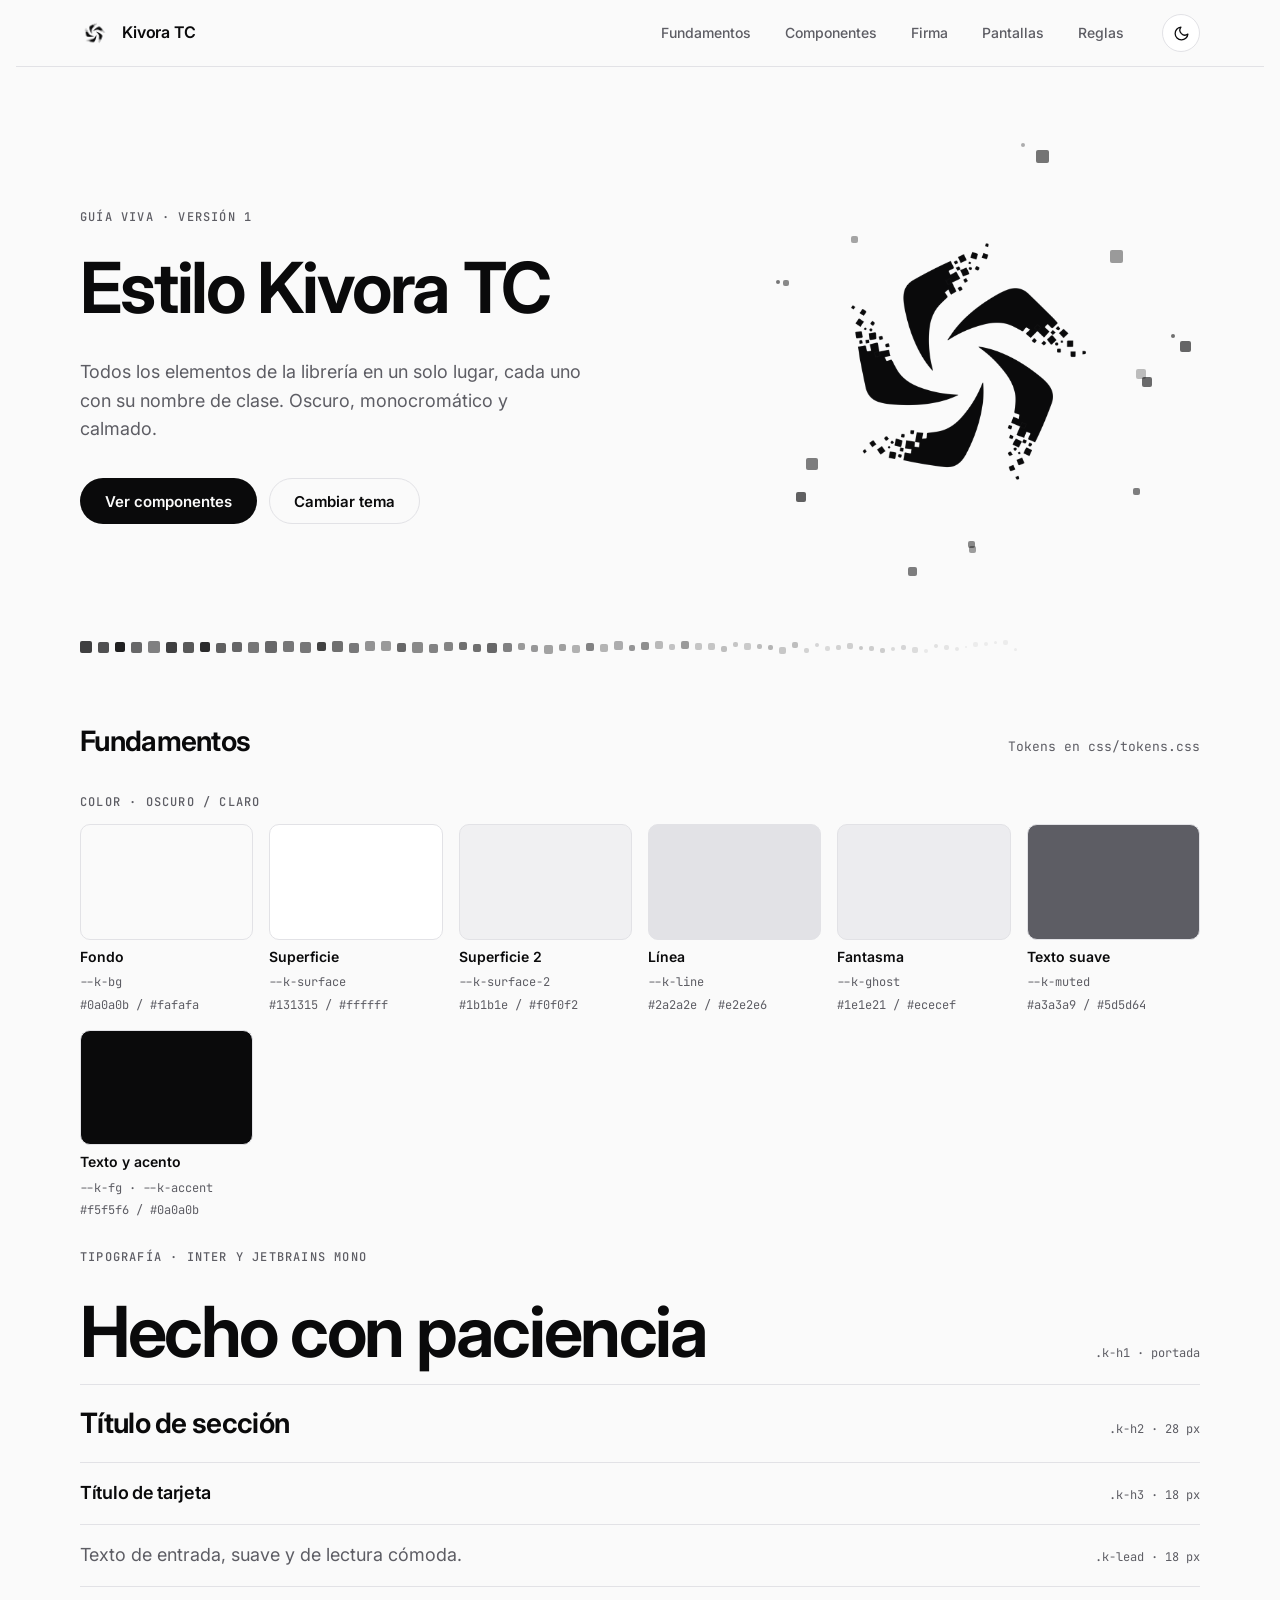
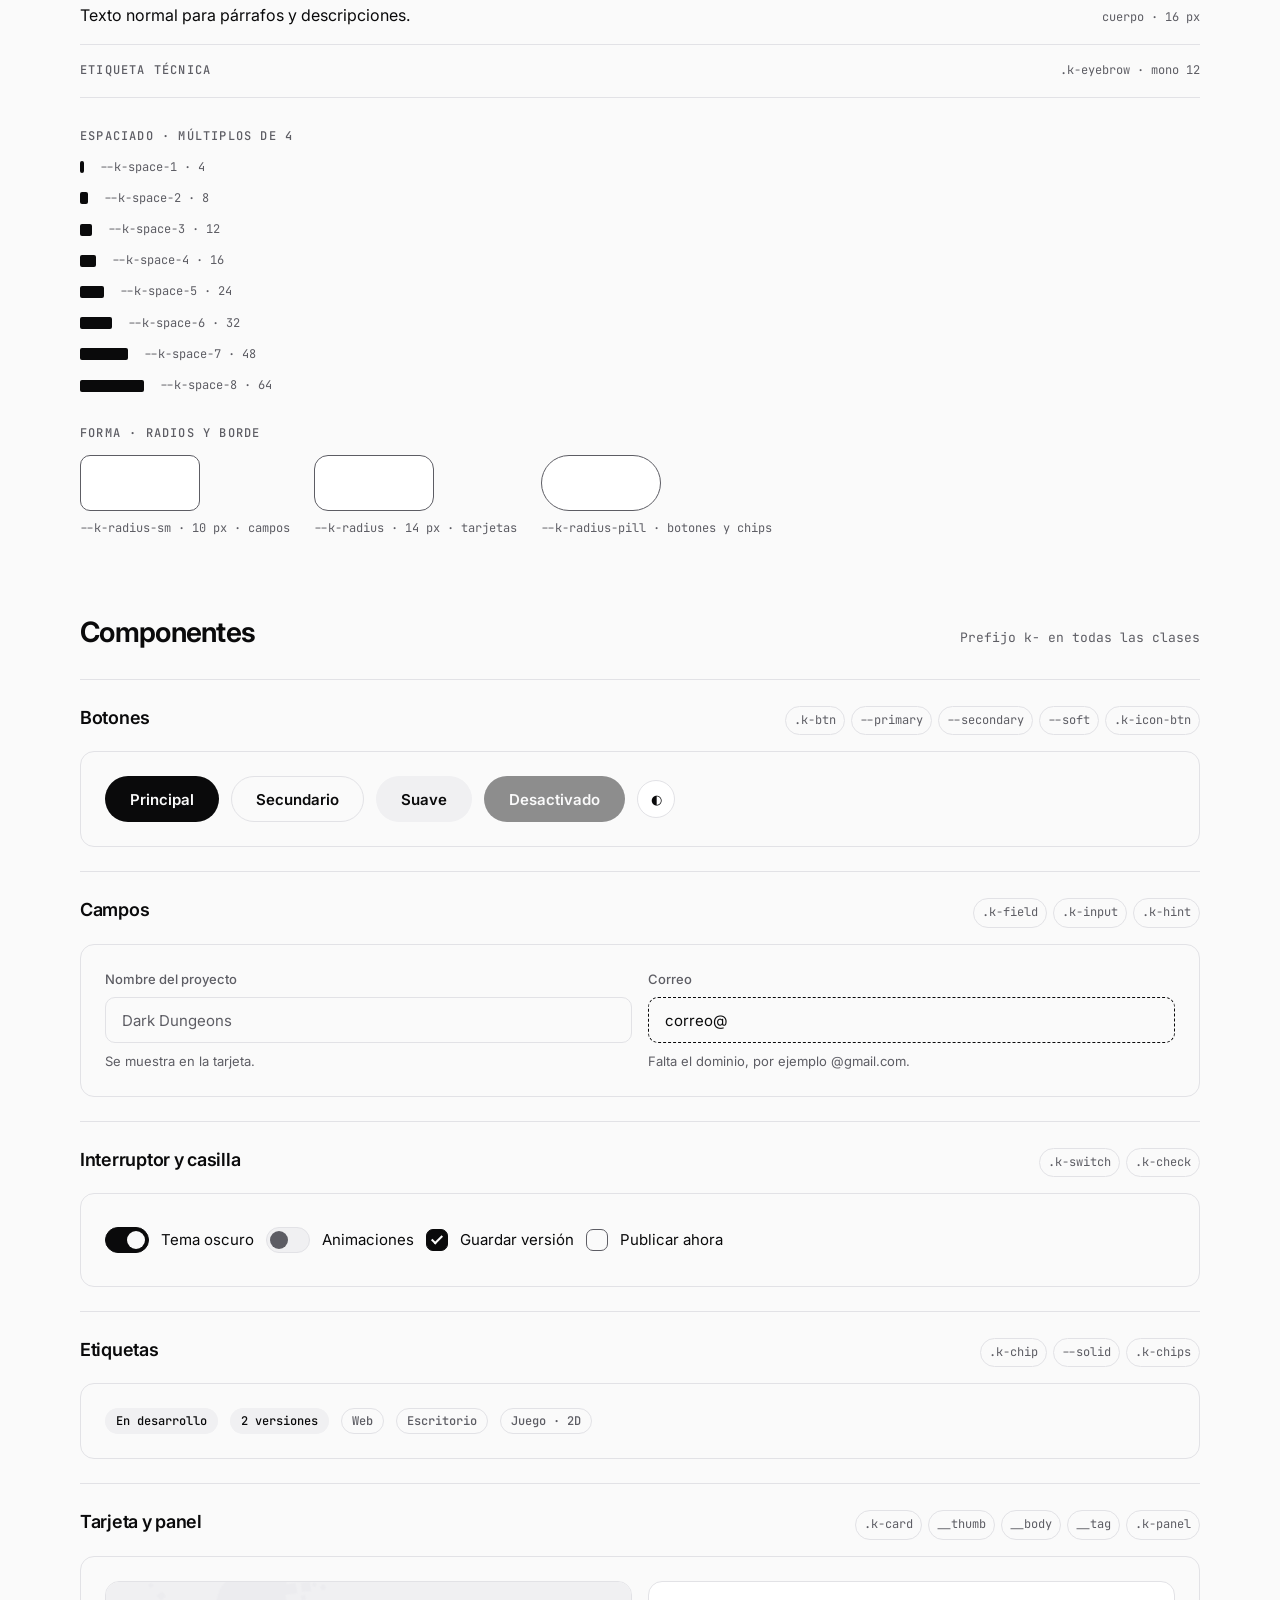
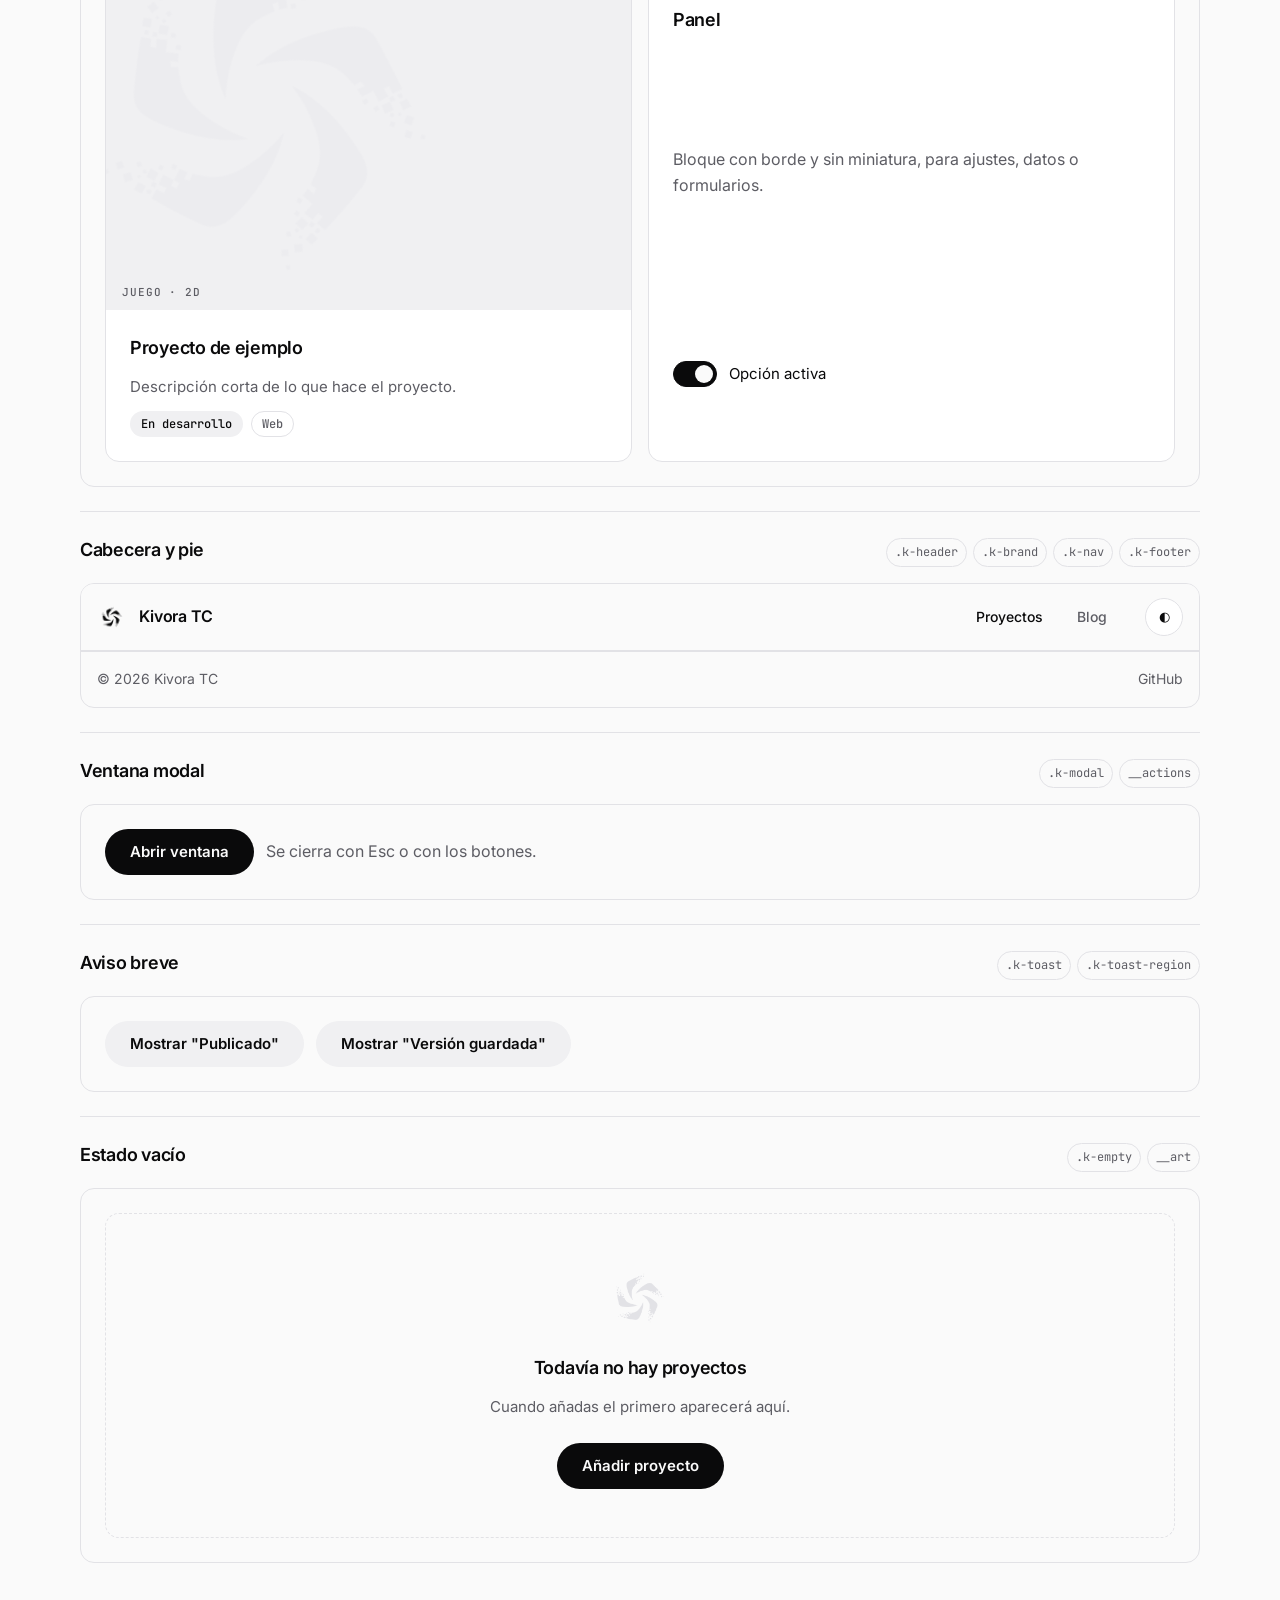
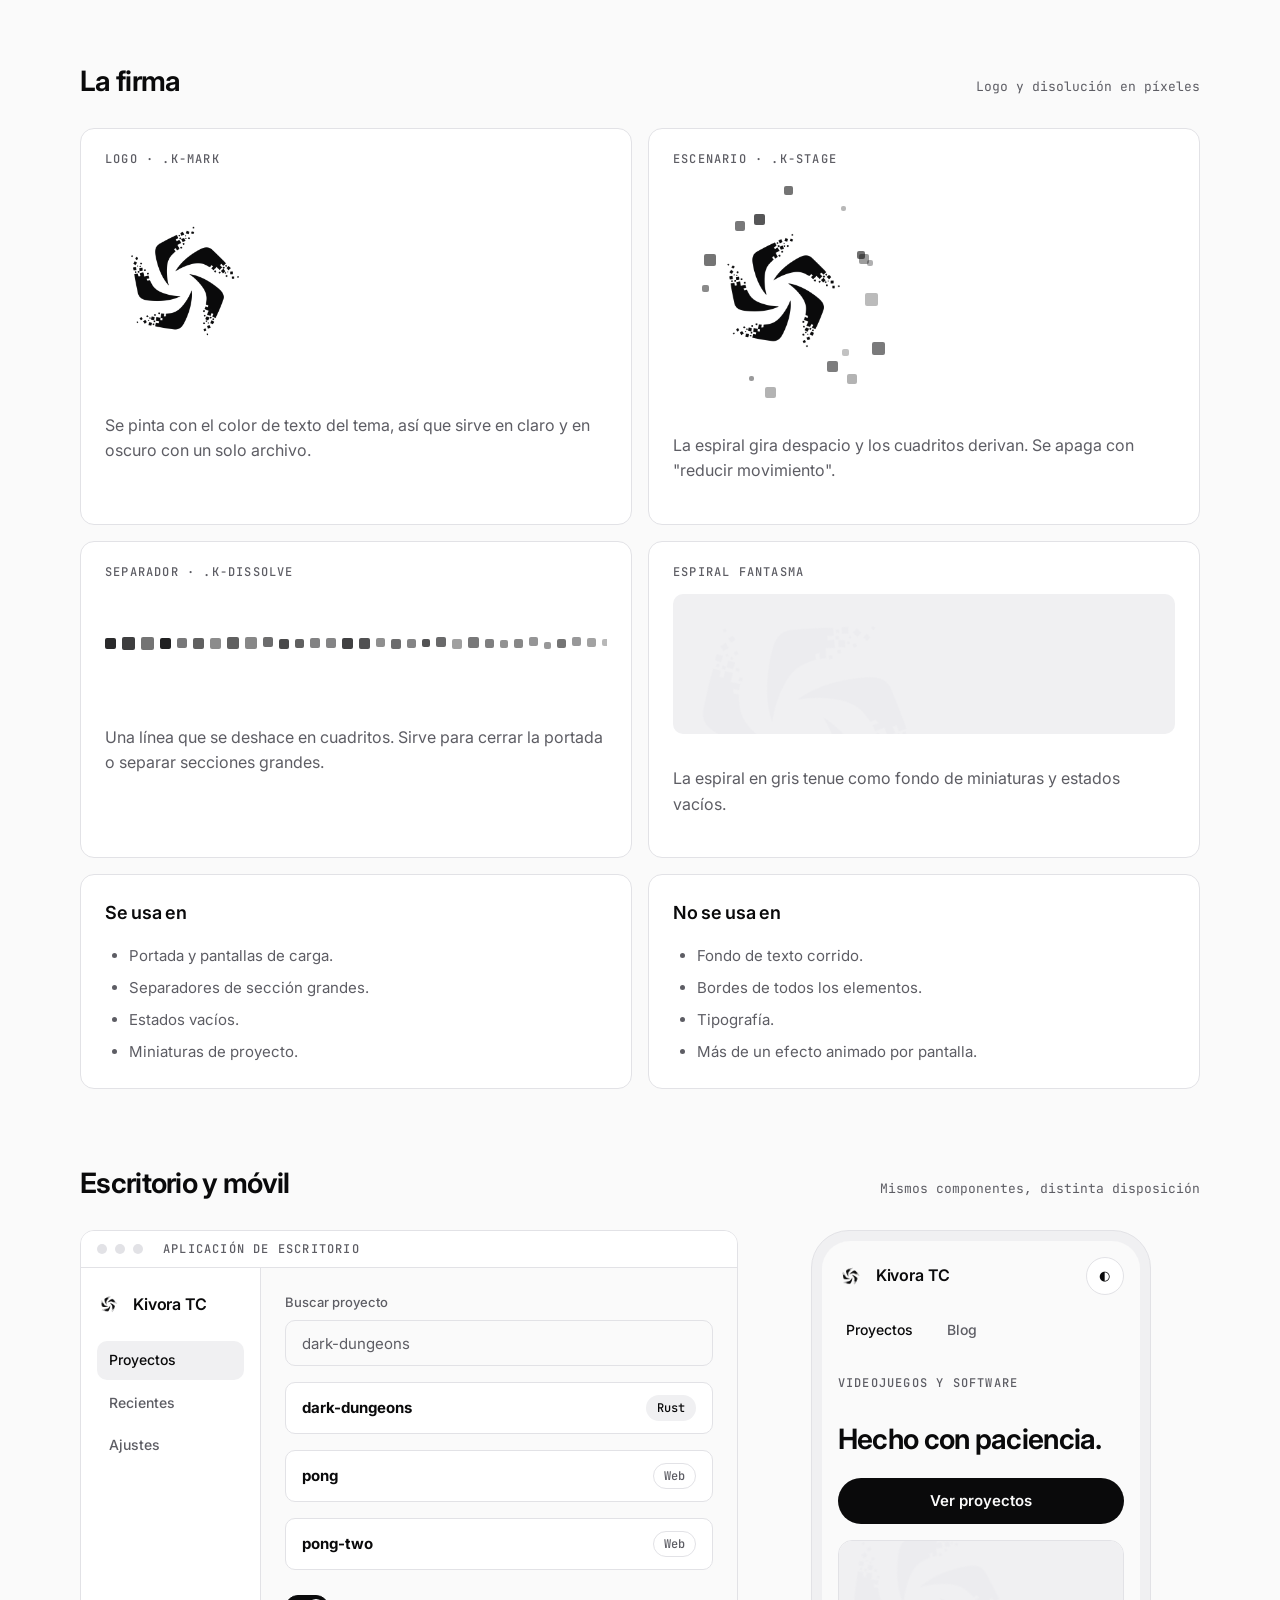
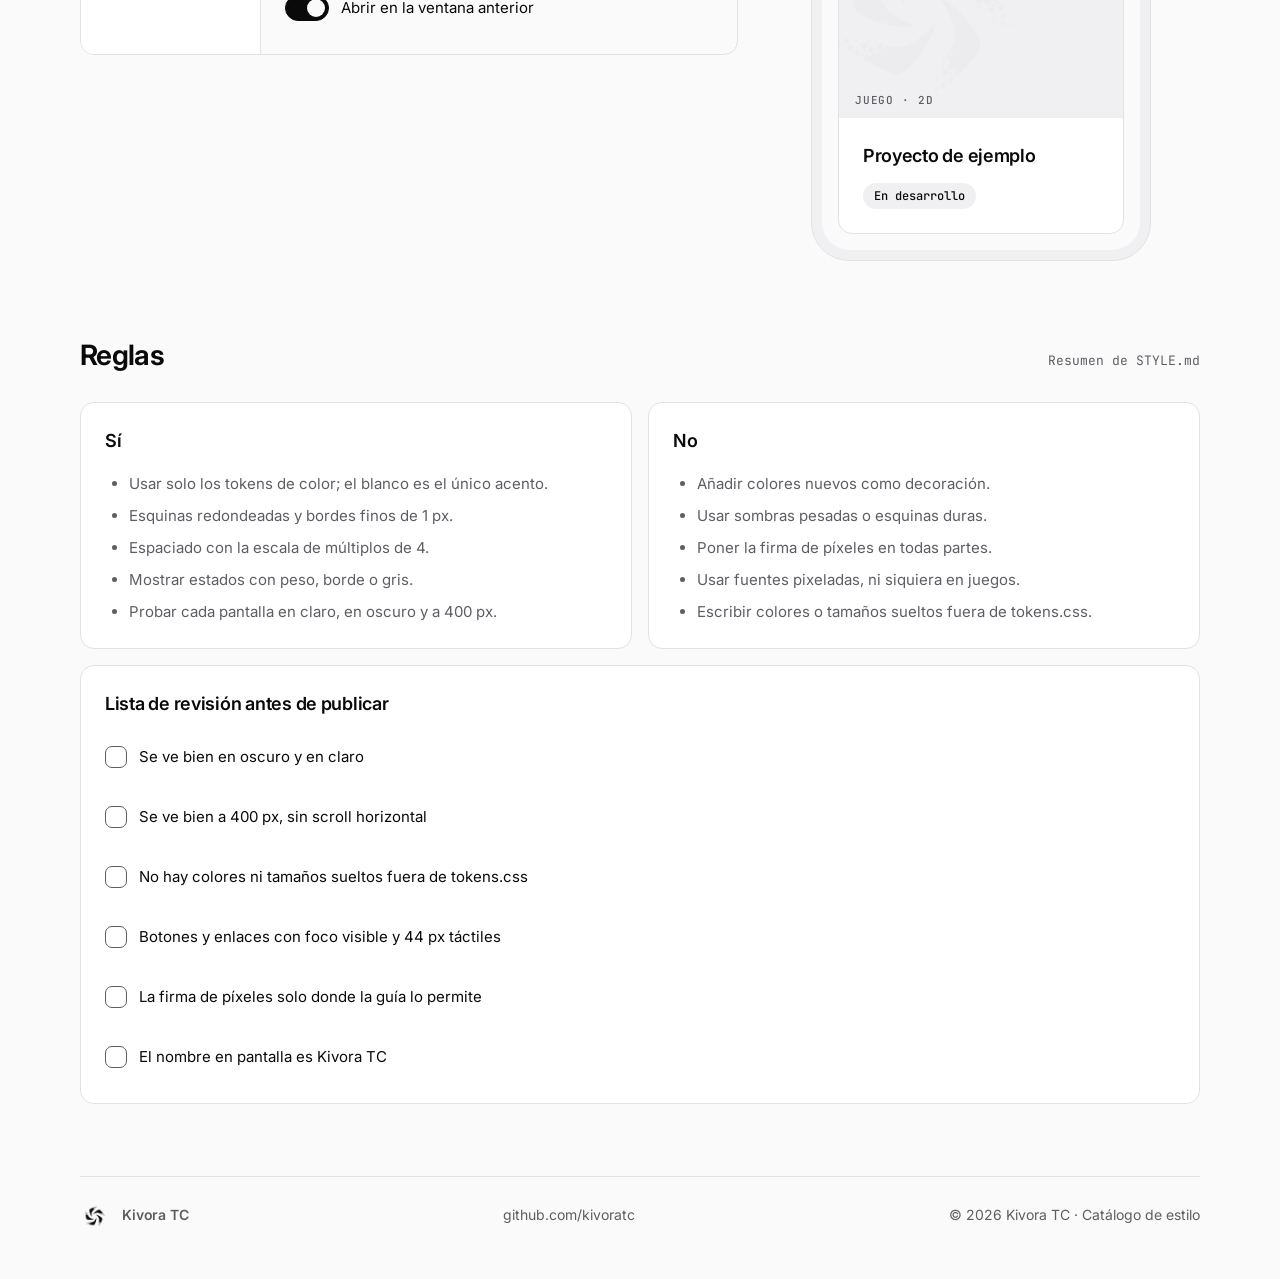
<file: index.html>
<!doctype html>
<html lang="es">
<head>
<meta charset="utf-8">
<meta name="viewport" content="width=device-width, initial-scale=1, viewport-fit=cover">
<title>Kivora TC · Catálogo de estilo</title>
<link rel="preconnect" href="https://fonts.googleapis.com">
<link rel="preconnect" href="https://fonts.gstatic.com" crossorigin>
<link rel="stylesheet" href="https://fonts.googleapis.com/css2?family=Inter:wght@400;500;600;700&family=JetBrains+Mono:wght@400;500&display=swap">
<style>
/* Kivora TC · tokens
   Única fuente de valores. Nada fuera de este archivo usa colores,
   tamaños o tiempos literales. Oscuro por defecto; el claro es la inversión. */

:root {
  /* color */
  --k-bg: #0a0a0b;
  --k-surface: #131315;
  --k-surface-2: #1b1b1e;
  --k-line: #2a2a2e;
  --k-ghost: #1e1e21;
  --k-fg: #f5f5f6;
  --k-muted: #a3a3a9;
  --k-accent: #f5f5f6;
  --k-on-accent: #0a0a0b;

  /* espaciado (múltiplos de 4) */
  --k-space-1: 4px;
  --k-space-2: 8px;
  --k-space-3: 12px;
  --k-space-4: 16px;
  --k-space-5: 24px;
  --k-space-6: 32px;
  --k-space-7: 48px;
  --k-space-8: 64px;
  --k-space-9: 96px;

  /* forma */
  --k-radius-sm: 10px;
  --k-radius: 14px;
  --k-radius-pill: 999px;
  --k-border: 1px solid var(--k-line);

  /* tipografía */
  --k-font-body: "Inter", system-ui, -apple-system, "Segoe UI", sans-serif;
  --k-font-mono: "JetBrains Mono", ui-monospace, "SF Mono", Menlo, monospace;
  --k-text-xs: 12px;
  --k-text-sm: 14px;
  --k-text-md: 16px;
  --k-text-lg: 18px;
  --k-text-xl: 28px;
  --k-text-2xl: 40px;
  --k-text-hero: clamp(2.4rem, 6.2vw, 4.4rem);

  /* movimiento */
  --k-fast: 150ms;
  --k-base: 200ms;
  --k-ease: ease;

  /* medidas */
  --k-wrap: 1120px;
  --k-tap: 44px;

  color-scheme: dark;
}

@media (prefers-color-scheme: light) {
  :root:not([data-theme="dark"]) {
    --k-bg: #fafafa;
    --k-surface: #ffffff;
    --k-surface-2: #f0f0f2;
    --k-line: #e2e2e6;
    --k-ghost: #ececef;
    --k-fg: #0a0a0b;
    --k-muted: #5d5d64;
    --k-accent: #0a0a0b;
    --k-on-accent: #fafafa;
    color-scheme: light;
  }
}

:root[data-theme="light"] {
  --k-bg: #fafafa;
  --k-surface: #ffffff;
  --k-surface-2: #f0f0f2;
  --k-line: #e2e2e6;
  --k-ghost: #ececef;
  --k-fg: #0a0a0b;
  --k-muted: #5d5d64;
  --k-accent: #0a0a0b;
  --k-on-accent: #fafafa;
  color-scheme: light;
}

/* Kivora TC · base
   Reinicio mínimo, cuerpo, tipografía y foco. */

*,
*::before,
*::after { box-sizing: border-box; }

html { scroll-behavior: smooth; }

body {
  margin: 0;
  background: var(--k-bg);
  color: var(--k-fg);
  font-family: var(--k-font-body);
  font-size: var(--k-text-md);
  line-height: 1.6;
  -webkit-font-smoothing: antialiased;
  padding-left: max(var(--k-space-4), env(safe-area-inset-left, 0px));
  padding-right: max(var(--k-space-4), env(safe-area-inset-right, 0px));
  padding-bottom: var(--k-space-7);
}

a { color: inherit; text-decoration: none; }
img { max-width: 100%; }

:focus-visible {
  outline: 2px solid var(--k-fg);
  outline-offset: 3px;
  border-radius: 6px;
}

h1, h2, h3 { margin: 0; text-wrap: balance; }

.k-h1 {
  font-size: var(--k-text-hero);
  line-height: 1.04;
  letter-spacing: -0.035em;
  font-weight: 650;
}

.k-h2 {
  font-size: var(--k-text-xl);
  letter-spacing: -0.025em;
  font-weight: 650;
}

.k-h3 {
  font-size: var(--k-text-lg);
  letter-spacing: -0.015em;
  font-weight: 600;
}

.k-lead {
  color: var(--k-muted);
  font-size: var(--k-text-lg);
  max-width: 46ch;
}

.k-muted { color: var(--k-muted); }

.k-eyebrow {
  font: 500 var(--k-text-xs) / 1 var(--k-font-mono);
  letter-spacing: 0.1em;
  text-transform: uppercase;
  color: var(--k-muted);
}

@media (prefers-reduced-motion: reduce) {
  html { scroll-behavior: auto; }
}

/* Kivora TC · layout
   Contenedor, secciones y rejillas. Todo se apila en una columna en móvil. */

.k-wrap {
  max-width: var(--k-wrap);
  margin: 0 auto;
}

.k-section { padding-block: var(--k-space-8) var(--k-space-2); }

.k-section__head {
  display: flex;
  flex-wrap: wrap;
  justify-content: space-between;
  align-items: baseline;
  gap: var(--k-space-4);
  margin-bottom: var(--k-space-5);
}

.k-stack { display: grid; gap: var(--k-space-4); }
.k-row { display: flex; flex-wrap: wrap; align-items: center; gap: var(--k-space-3); }

.k-grid {
  display: grid;
  gap: var(--k-space-4);
  grid-template-columns: repeat(var(--k-cols, 3), minmax(0, 1fr));
}

.k-grid--2 { --k-cols: 2; }
.k-grid--3 { --k-cols: 3; }

.k-hero {
  display: grid;
  grid-template-columns: 1.15fr 0.85fr;
  align-items: center;
  gap: var(--k-space-6);
  padding-block: var(--k-space-8) var(--k-space-7);
}

@media (max-width: 880px) {
  .k-grid { --k-cols: 2; }
}

@media (max-width: 720px) {
  .k-hero {
    grid-template-columns: minmax(0, 1fr);
    padding-block: var(--k-space-6);
  }
  .k-section { padding-block-start: var(--k-space-7); }
}

@media (max-width: 560px) {
  .k-grid { --k-cols: 1; }
  .k-row--full > * { flex: 1 1 100%; }
}

/* Kivora TC · logo y firma de píxeles
   .k-mark pinta el logo con el color de texto del tema (máscara),
   así funciona igual en oscuro y en claro con un solo archivo. */

:root { --k-logo: url("../assets/logo.png"); }

.k-mark {
  display: block;
  background: var(--k-fg);
  -webkit-mask: var(--k-logo) center / contain no-repeat;
  mask: var(--k-logo) center / contain no-repeat;
}

/* Separador que se deshace en píxeles.
   Se rellena con <i> de tamaño y opacidad decrecientes (ver js/dissolve.js). */
.k-dissolve {
  display: flex;
  align-items: center;
  gap: 6px;
  height: 14px;
  padding-block: var(--k-space-2);
  overflow: hidden;
}

.k-dissolve i {
  flex: none;
  background: var(--k-fg);
  border-radius: 2px;
}

/* Escenario del logo grande de portada */
.k-stage {
  position: relative;
  width: 100%;
  max-width: 100%;
  max-height: 460px;
  aspect-ratio: 1;
  justify-self: center;
  min-width: 0;
}

.k-stage .k-mark { position: absolute; inset: 12%; }

@media (max-width: 720px) {
  .k-stage { order: -1; max-width: 240px; justify-self: start; }
}

/* Kivora TC · botones
   Siempre redondeados por completo. Altura táctil mínima de 44 px. */

.k-btn {
  display: inline-flex;
  align-items: center;
  justify-content: center;
  gap: var(--k-space-2);
  height: 46px;
  min-width: var(--k-tap);
  padding: 0 var(--k-space-5);
  border: 1px solid transparent;
  border-radius: var(--k-radius-pill);
  font: 600 15px / 1 var(--k-font-body);
  cursor: pointer;
  transition: transform var(--k-fast) var(--k-ease),
    background var(--k-fast) var(--k-ease),
    border-color var(--k-fast) var(--k-ease);
}

.k-btn:active { transform: scale(0.98); }

.k-btn--primary {
  background: var(--k-accent);
  color: var(--k-on-accent);
}
.k-btn--primary:hover { opacity: 0.88; }

.k-btn--secondary {
  background: transparent;
  color: var(--k-fg);
  border-color: var(--k-line);
}
.k-btn--secondary:hover { border-color: var(--k-muted); }

.k-btn--soft {
  background: var(--k-surface-2);
  color: var(--k-fg);
}
.k-btn--soft:hover { background: var(--k-line); }

.k-btn[disabled] {
  opacity: 0.45;
  cursor: not-allowed;
}

.k-icon-btn {
  display: grid;
  place-items: center;
  width: 38px;
  height: 38px;
  border: var(--k-border);
  border-radius: var(--k-radius-pill);
  background: var(--k-surface);
  color: var(--k-fg);
  cursor: pointer;
}
.k-icon-btn:hover { background: var(--k-surface-2); }
.k-icon-btn svg { width: 17px; height: 17px; }

/* Kivora TC · tarjetas
   Borde fino, sin sombras. Solo la tarjeta interactiva se eleva al pasar el cursor. */

.k-card {
  display: flex;
  flex-direction: column;
  overflow: hidden;
  background: var(--k-surface);
  border: var(--k-border);
  border-radius: var(--k-radius);
  min-width: 0;
}

a.k-card {
  transition: border-color var(--k-base) var(--k-ease),
    transform var(--k-base) var(--k-ease);
}
a.k-card:hover {
  border-color: var(--k-muted);
  transform: translateY(-2px);
}

.k-card__thumb {
  position: relative;
  aspect-ratio: 16 / 10;
  overflow: hidden;
  background: var(--k-surface-2);
}

/* espiral fantasma como fondo de miniatura; usar con .k-mark */
.k-card__thumb .k-mark {
  position: absolute;
  width: 88%;
  aspect-ratio: 1;
  background: var(--k-ghost);
}

.k-card__tag {
  position: absolute;
  left: var(--k-space-4);
  bottom: var(--k-space-3);
  font: 500 11px / 1 var(--k-font-mono);
  letter-spacing: 0.08em;
  text-transform: uppercase;
  color: var(--k-muted);
}

.k-card__body {
  display: flex;
  flex: 1;
  flex-direction: column;
  gap: var(--k-space-3);
  padding: var(--k-space-5);
}

.k-card__body p {
  margin: 0;
  color: var(--k-muted);
  font-size: 15px;
}

.k-panel {
  background: var(--k-surface);
  border: var(--k-border);
  border-radius: var(--k-radius);
  padding: var(--k-space-5);
  min-width: 0;
}

@media (prefers-reduced-motion: reduce) {
  a.k-card { transition: none; }
}

/* Kivora TC · chips y etiquetas
   Estados y categorías. Texto mono, forma de píldora. */

.k-chips {
  display: flex;
  flex-wrap: wrap;
  gap: var(--k-space-2);
  margin-top: auto;
}

.k-chip {
  display: inline-block;
  padding: 6px 10px;
  border: var(--k-border);
  border-radius: var(--k-radius-pill);
  background: transparent;
  color: var(--k-muted);
  font: 500 var(--k-text-xs) / 1 var(--k-font-mono);
}

.k-chip--solid {
  background: var(--k-surface-2);
  border-color: transparent;
  color: var(--k-fg);
}

/* Kivora TC · formularios
   Un campo = etiqueta arriba + entrada. Foco con borde de texto pleno. */

.k-field {
  display: grid;
  gap: var(--k-space-2);
}

.k-field label {
  color: var(--k-muted);
  font-size: 13px;
  font-weight: 500;
}

.k-input {
  width: 100%;
  min-width: 0;
  height: 46px;
  padding: 0 var(--k-space-4);
  border: var(--k-border);
  border-radius: var(--k-radius-sm);
  background: var(--k-bg);
  color: var(--k-fg);
  font: 400 15px var(--k-font-body);
}

.k-input::placeholder { color: var(--k-muted); }

.k-input:focus {
  outline: none;
  border-color: var(--k-fg);
}

.k-input[aria-invalid="true"] { border-color: var(--k-fg); border-style: dashed; }

.k-hint {
  margin: 0;
  color: var(--k-muted);
  font-size: 13px;
}

/* Kivora TC · interruptor y casilla
   Ambos son <label> con un <input type="checkbox"> real dentro:
   funcionan con teclado y lectores de pantalla sin código extra. */

.k-switch,
.k-check {
  display: inline-flex;
  align-items: center;
  gap: var(--k-space-3);
  min-height: var(--k-tap);
  cursor: pointer;
  font-size: 15px;
}

.k-switch input,
.k-check input {
  position: absolute;
  opacity: 0;
  width: 1px;
  height: 1px;
}

/* interruptor */
.k-switch__track {
  position: relative;
  flex: none;
  width: 44px;
  height: 26px;
  border: var(--k-border);
  border-radius: var(--k-radius-pill);
  background: var(--k-surface-2);
  transition: background var(--k-fast) var(--k-ease);
}

.k-switch__track::after {
  content: "";
  position: absolute;
  top: 3px;
  left: 3px;
  width: 18px;
  height: 18px;
  border-radius: 50%;
  background: var(--k-muted);
  transition: transform var(--k-fast) var(--k-ease), background var(--k-fast);
}

.k-switch input:checked + .k-switch__track { background: var(--k-accent); border-color: var(--k-accent); }
.k-switch input:checked + .k-switch__track::after { transform: translateX(18px); background: var(--k-on-accent); }

/* casilla */
.k-check__box {
  position: relative;
  flex: none;
  width: 22px;
  height: 22px;
  border: 1px solid var(--k-muted);
  border-radius: 7px;
  transition: background var(--k-fast) var(--k-ease);
}

.k-check__box::after {
  content: "";
  position: absolute;
  left: 7px;
  top: 3px;
  width: 6px;
  height: 11px;
  border: solid var(--k-on-accent);
  border-width: 0 2px 2px 0;
  transform: rotate(45deg) scale(0);
  transition: transform var(--k-fast) var(--k-ease);
}

.k-check input:checked + .k-check__box { background: var(--k-accent); border-color: var(--k-accent); }
.k-check input:checked + .k-check__box::after { transform: rotate(45deg) scale(1); }

/* foco visible en ambos */
.k-switch input:focus-visible + .k-switch__track,
.k-check input:focus-visible + .k-check__box {
  outline: 2px solid var(--k-fg);
  outline-offset: 3px;
}

.k-switch input:disabled ~ *,
.k-check input:disabled ~ * { opacity: 0.45; cursor: not-allowed; }

@media (prefers-reduced-motion: reduce) {
  .k-switch__track,
  .k-switch__track::after,
  .k-check__box,
  .k-check__box::after { transition: none; }
}

/* Kivora TC · cabecera y pie
   Cabecera fija con la marca, navegación y cambio de tema.
   En móvil la navegación pasa a una segunda fila. */

.k-header {
  position: sticky;
  top: env(safe-area-inset-top, 0px);
  z-index: 20;
  background: var(--k-bg);
  border-bottom: var(--k-border);
}

/* pinta la zona del notch para que nada se vea detrás */
body::before {
  content: "";
  position: fixed;
  inset: 0 0 auto;
  height: env(safe-area-inset-top, 0px);
  z-index: 30;
  background: var(--k-bg);
}

.k-header__bar {
  display: grid;
  grid-template-columns: auto 1fr auto;
  align-items: center;
  gap: var(--k-space-5);
  padding-block: 14px;
}

.k-brand {
  display: flex;
  align-items: center;
  gap: var(--k-space-3);
  font-weight: 600;
  letter-spacing: -0.01em;
}
.k-brand .k-mark { width: 30px; height: 30px; }

.k-nav { display: flex; flex-wrap: wrap; justify-content: flex-end; gap: 6px; }

.k-nav a {
  padding: var(--k-space-2) 14px;
  border-radius: var(--k-radius-pill);
  color: var(--k-muted);
  font-size: var(--k-text-sm);
  font-weight: 500;
  transition: color var(--k-fast), background var(--k-fast);
}
.k-nav a:hover { color: var(--k-fg); background: var(--k-surface-2); }
.k-nav a[aria-current="page"] { color: var(--k-fg); }

.k-footer {
  margin-top: var(--k-space-8);
  padding-top: var(--k-space-5);
  border-top: var(--k-border);
  color: var(--k-muted);
  font-size: var(--k-text-sm);
}
.k-footer .k-wrap {
  display: flex;
  flex-wrap: wrap;
  justify-content: space-between;
  align-items: center;
  gap: var(--k-space-4);
}

@media (max-width: 720px) {
  .k-header__bar { grid-template-columns: 1fr auto; gap: 10px 12px; padding-block: var(--k-space-3); }
  .k-nav { grid-column: 1 / -1; grid-row: 2; justify-content: flex-start; margin-inline: -6px; }
}

/* Kivora TC · ventana modal
   Usa el elemento nativo <dialog>: abre con showModal(), cierra con Esc
   o con un <form method="dialog">. El fondo se difumina con el color del tema. */

.k-modal {
  width: min(440px, calc(100% - var(--k-space-6)));
  padding: var(--k-space-5);
  border: var(--k-border);
  border-radius: var(--k-radius);
  background: var(--k-surface);
  color: var(--k-fg);
}

.k-modal::backdrop {
  background: color-mix(in srgb, var(--k-bg) 78%, transparent);
  backdrop-filter: blur(4px);
}

.k-modal[open] { animation: k-pop var(--k-base) var(--k-ease); }

.k-modal__actions {
  display: flex;
  flex-wrap: wrap;
  justify-content: flex-end;
  gap: var(--k-space-3);
  margin-top: var(--k-space-2);
}

@keyframes k-pop {
  from { opacity: 0; transform: translateY(8px) scale(0.98); }
}

@media (max-width: 560px) {
  .k-modal__actions > * { flex: 1 1 100%; }
}

@media (prefers-reduced-motion: reduce) {
  .k-modal[open] { animation: none; }
}

/* Kivora TC · aviso breve (toast)
   Una región fija abajo (.k-toast-region) y avisos dentro (.k-toast).
   Los avisos se invierten (fondo claro en tema oscuro) para destacar sin color nuevo. */

.k-toast-region {
  position: fixed;
  left: 0;
  right: 0;
  bottom: calc(var(--k-space-4) + env(safe-area-inset-bottom, 0px));
  z-index: 40;
  display: grid;
  justify-items: center;
  gap: var(--k-space-2);
  padding-inline: max(var(--k-space-4), env(safe-area-inset-left, 0px));
  pointer-events: none;
}

.k-toast {
  max-width: 100%;
  padding: var(--k-space-3) var(--k-space-5);
  border-radius: var(--k-radius-pill);
  background: var(--k-accent);
  color: var(--k-on-accent);
  font-size: var(--k-text-sm);
  font-weight: 600;
  animation: k-toast-in var(--k-base) var(--k-ease);
}

@keyframes k-toast-in {
  from { opacity: 0; transform: translateY(12px); }
}

@media (prefers-reduced-motion: reduce) {
  .k-toast { animation: none; }
}

/* Kivora TC · estado vacío
   Un lugar donde todavía no hay nada. Lleva la espiral fantasma
   (firma de la marca), un título claro y una acción. */

.k-empty {
  display: grid;
  justify-items: center;
  gap: var(--k-space-3);
  padding: var(--k-space-7) var(--k-space-5);
  border: 1px dashed var(--k-line);
  border-radius: var(--k-radius);
  text-align: center;
}

.k-empty__art {
  width: 72px;
  height: 72px;
  margin-bottom: var(--k-space-2);
  background: var(--k-line);
}

.k-empty p {
  margin: 0;
  max-width: 36ch;
  color: var(--k-muted);
  font-size: 15px;
}

.k-empty .k-btn { margin-top: var(--k-space-3); }

/* Kivora TC · movimiento
   Un solo momento orquestado: la espiral gira lento y los píxeles derivan.
   Todo se apaga con prefers-reduced-motion. */

@keyframes k-spin { to { transform: rotate(360deg); } }

@keyframes k-drift {
  to {
    transform: translate(var(--dx, 10px), var(--dy, -12px));
    opacity: var(--o2, 0.15);
  }
}

.k-spin { animation: k-spin 90s linear infinite; }

.k-bit {
  position: absolute;
  background: var(--k-fg);
  border-radius: 2px;
  opacity: 0.5;
  animation: k-drift var(--t, 9s) ease-in-out infinite alternate;
}

@media (prefers-reduced-motion: reduce) {
  .k-spin,
  .k-bit { animation: none; }
}

:root { --k-logo: url("[data-uri]"); }
/* Catálogo · estilos propios de la página (no forman parte de la librería).
   Solo usan tokens; nada de colores sueltos. */

code { font-family: var(--k-font-mono); }

.cat-note { font: 400 13px / 1.4 var(--k-font-mono); color: var(--k-muted); }
.cat-sub { margin: var(--k-space-6) 0 var(--k-space-4); }
.cat-after { margin-top: var(--k-space-4); }

/* color */
.cat-swatches { display: grid; grid-template-columns: repeat(auto-fill, minmax(150px, 1fr)); gap: var(--k-space-4); }
.cat-sw { display: grid; gap: 6px; min-width: 0; }
.cat-sw__c { aspect-ratio: 3 / 2; border: var(--k-border); border-radius: var(--k-radius-sm); }
.cat-sw b { font-size: var(--k-text-sm); font-weight: 600; }
.cat-sw code, .cat-sw small { font: 400 12px / 1.4 var(--k-font-mono); color: var(--k-muted); overflow-wrap: anywhere; }

/* tipografía */
.cat-trow {
  display: flex; flex-wrap: wrap; justify-content: space-between; align-items: baseline;
  gap: var(--k-space-2) var(--k-space-4); padding-block: var(--k-space-4); border-bottom: var(--k-border);
}
.cat-trow > :first-child { min-width: 0; overflow-wrap: anywhere; }
.cat-trow code, .cat-space code, .cat-radii code { font-size: 12px; color: var(--k-muted); }

/* espaciado y radios */
.cat-space { display: grid; gap: var(--k-space-3); }
.cat-space div { display: flex; align-items: center; gap: var(--k-space-4); }
.cat-space i { flex: none; height: 12px; border-radius: 2px; background: var(--k-fg); }
.cat-radii { display: flex; flex-wrap: wrap; gap: var(--k-space-5); }
.cat-radii div { display: grid; gap: var(--k-space-2); }
.cat-radii span { display: block; width: 120px; height: 56px; border: 1px solid var(--k-muted); background: var(--k-surface); }

/* ficha de componente */
.cat-item { padding-block: var(--k-space-5); border-top: var(--k-border); }
.cat-item__head { display: flex; flex-wrap: wrap; justify-content: space-between; align-items: baseline; gap: var(--k-space-3); margin-bottom: var(--k-space-4); }
.cat-classes { display: flex; flex-wrap: wrap; gap: 6px; }
.cat-classes code { padding: 4px 8px; border: var(--k-border); border-radius: var(--k-radius-pill); font-size: 12px; color: var(--k-muted); }
.cat-demo { min-width: 0; padding: var(--k-space-5); border: var(--k-border); border-radius: var(--k-radius); background: var(--k-bg); }
.cat-demo--flush { padding: 0; overflow: hidden; }
.cat-demo .k-header { position: static; }
.cat-inner { padding-inline: var(--k-space-4); }
.cat-footer { margin: 0; padding: var(--k-space-4); display: flex; justify-content: space-between; gap: var(--k-space-4); }

/* firma */
.cat-logo { width: 160px; height: 160px; }
.cat-stage { max-width: 220px; justify-self: start; }
.cat-ghost { position: relative; height: 140px; overflow: hidden; border-radius: var(--k-radius-sm); background: var(--k-surface-2); }
.cat-ghost .k-mark { position: absolute; width: 70%; aspect-ratio: 1; background: var(--k-ghost); }
.cat-list { margin: 0; padding-left: var(--k-space-5); display: grid; gap: var(--k-space-2); color: var(--k-muted); font-size: 15px; }

/* Catálogo · maquetas de escritorio y móvil.
   Son dibujos hechos con los componentes de la librería. */

.cat-split { display: grid; grid-template-columns: minmax(0, 1.5fr) minmax(0, 1fr); gap: var(--k-space-5); align-items: start; }

.cat-window { overflow: hidden; border: var(--k-border); border-radius: var(--k-radius); background: var(--k-bg); min-width: 0; }
.cat-window__bar { display: flex; align-items: center; gap: var(--k-space-2); padding: var(--k-space-3) var(--k-space-4); border-bottom: var(--k-border); background: var(--k-surface); }
.cat-window__bar i { width: 10px; height: 10px; border-radius: 50%; background: var(--k-line); }
.cat-window__bar .k-eyebrow { margin-left: var(--k-space-3); }
.cat-window__body { display: grid; grid-template-columns: 180px minmax(0, 1fr); }

.cat-side { display: grid; align-content: start; gap: var(--k-space-5); padding: var(--k-space-5) var(--k-space-4); border-right: var(--k-border); background: var(--k-surface); }
.cat-side .k-mark { width: 24px; height: 24px; }
.cat-side__nav { display: grid; gap: var(--k-space-1); }
.cat-side__nav a { padding: var(--k-space-2) var(--k-space-3); border-radius: var(--k-radius-sm); color: var(--k-muted); font-size: var(--k-text-sm); font-weight: 500; }
.cat-side__nav a:hover { background: var(--k-surface-2); color: var(--k-fg); }
.cat-side__nav a[aria-current="page"] { background: var(--k-surface-2); color: var(--k-fg); }

.cat-main { padding: var(--k-space-5); min-width: 0; align-content: start; }
.cat-item-row { display: flex; justify-content: space-between; align-items: center; gap: var(--k-space-3); padding: var(--k-space-3) var(--k-space-4); border: var(--k-border); border-radius: var(--k-radius-sm); background: var(--k-surface); font-size: 15px; }

.cat-phone { width: 340px; max-width: 100%; justify-self: center; padding: 10px; border: var(--k-border); border-radius: 38px; background: var(--k-surface-2); }
.cat-phone__screen { align-content: start; gap: var(--k-space-4); padding: var(--k-space-4); border-radius: 28px; background: var(--k-bg); min-height: 560px; }
.cat-phone__bar { display: flex; justify-content: space-between; align-items: center; }
.cat-phone .k-brand .k-mark { width: 26px; height: 26px; }
.cat-phone__nav { justify-content: flex-start; margin-inline: -6px; }

@media (max-width: 900px) {
  .cat-split { grid-template-columns: minmax(0, 1fr); }
}
@media (max-width: 600px) {
  .cat-window__body { grid-template-columns: minmax(0, 1fr); }
  .cat-side { border-right: 0; border-bottom: var(--k-border); }
}

</style>
</head>
<body>
<header class="k-header">
  <div class="k-wrap k-header__bar">
    <a class="k-brand" href="#inicio" aria-label="Kivora TC, inicio">
      <span class="k-mark" role="img" aria-label="Logo de Kivora TC"></span>
      <span>Kivora TC</span>
    </a>
    <nav class="k-nav" aria-label="Secciones">
      <a href="#fundamentos">Fundamentos</a>
      <a href="#componentes">Componentes</a>
      <a href="#firma">Firma</a>
      <a href="#pantallas">Pantallas</a>
      <a href="#reglas">Reglas</a>
    </nav>
    <button class="k-icon-btn" type="button" data-k-theme-toggle aria-label="Cambiar entre tema claro y oscuro">
      <svg viewBox="0 0 24 24" fill="none" stroke="currentColor" stroke-width="1.8" stroke-linecap="round" stroke-linejoin="round" aria-hidden="true"><path d="M21 12.8A9 9 0 1 1 11.2 3a7 7 0 0 0 9.8 9.8z"/></svg>
    </button>
  </div>
</header>

<main class="k-wrap" id="inicio">
<div class="k-hero">
  <div class="k-stack">
    <p class="k-eyebrow">Guía viva · versión 1</p>
    <h1 class="k-h1">Estilo Kivora TC</h1>
    <p class="k-lead">Todos los elementos de la librería en un solo lugar, cada uno con su nombre de clase. Oscuro, monocromático y calmado.</p>
    <div class="k-row k-row--full">
      <a class="k-btn k-btn--primary" href="#componentes">Ver componentes</a>
      <button class="k-btn k-btn--secondary" type="button" data-k-theme-toggle>Cambiar tema</button>
    </div>
  </div>
  <div class="k-stage">
    <span class="k-mark k-spin" role="img" aria-label="Espiral de cinco aspas que se deshace en píxeles"></span>
  </div>
</div>
<div class="k-dissolve" aria-hidden="true"></div>

<section class="k-section" id="fundamentos">
  <div class="k-section__head">
    <h2 class="k-h2">Fundamentos</h2>
    <span class="cat-note">Tokens en css/tokens.css</span>
  </div>

  <h3 class="k-eyebrow cat-sub">Color · oscuro / claro</h3>
  <div class="cat-swatches">
    <div class="cat-sw"><span class="cat-sw__c" style="background:var(--k-bg)"></span><b>Fondo</b><code>--k-bg</code><small>#0a0a0b / #fafafa</small></div>
    <div class="cat-sw"><span class="cat-sw__c" style="background:var(--k-surface)"></span><b>Superficie</b><code>--k-surface</code><small>#131315 / #ffffff</small></div>
    <div class="cat-sw"><span class="cat-sw__c" style="background:var(--k-surface-2)"></span><b>Superficie 2</b><code>--k-surface-2</code><small>#1b1b1e / #f0f0f2</small></div>
    <div class="cat-sw"><span class="cat-sw__c" style="background:var(--k-line)"></span><b>Línea</b><code>--k-line</code><small>#2a2a2e / #e2e2e6</small></div>
    <div class="cat-sw"><span class="cat-sw__c" style="background:var(--k-ghost)"></span><b>Fantasma</b><code>--k-ghost</code><small>#1e1e21 / #ececef</small></div>
    <div class="cat-sw"><span class="cat-sw__c" style="background:var(--k-muted)"></span><b>Texto suave</b><code>--k-muted</code><small>#a3a3a9 / #5d5d64</small></div>
    <div class="cat-sw"><span class="cat-sw__c" style="background:var(--k-fg)"></span><b>Texto y acento</b><code>--k-fg · --k-accent</code><small>#f5f5f6 / #0a0a0b</small></div>
  </div>

  <h3 class="k-eyebrow cat-sub">Tipografía · Inter y JetBrains Mono</h3>
  <div class="cat-rows">
    <div class="cat-trow"><span class="k-h1">Hecho con paciencia</span><code>.k-h1 · portada</code></div>
    <div class="cat-trow"><span class="k-h2">Título de sección</span><code>.k-h2 · 28 px</code></div>
    <div class="cat-trow"><span class="k-h3">Título de tarjeta</span><code>.k-h3 · 18 px</code></div>
    <div class="cat-trow"><span class="k-lead">Texto de entrada, suave y de lectura cómoda.</span><code>.k-lead · 18 px</code></div>
    <div class="cat-trow"><span>Texto normal para párrafos y descripciones.</span><code>cuerpo · 16 px</code></div>
    <div class="cat-trow"><span class="k-eyebrow">Etiqueta técnica</span><code>.k-eyebrow · mono 12</code></div>
  </div>

  <h3 class="k-eyebrow cat-sub">Espaciado · múltiplos de 4</h3>
  <div class="cat-space">
    <div><i style="width:var(--k-space-1)"></i><code>--k-space-1 · 4</code></div>
    <div><i style="width:var(--k-space-2)"></i><code>--k-space-2 · 8</code></div>
    <div><i style="width:var(--k-space-3)"></i><code>--k-space-3 · 12</code></div>
    <div><i style="width:var(--k-space-4)"></i><code>--k-space-4 · 16</code></div>
    <div><i style="width:var(--k-space-5)"></i><code>--k-space-5 · 24</code></div>
    <div><i style="width:var(--k-space-6)"></i><code>--k-space-6 · 32</code></div>
    <div><i style="width:var(--k-space-7)"></i><code>--k-space-7 · 48</code></div>
    <div><i style="width:var(--k-space-8)"></i><code>--k-space-8 · 64</code></div>
  </div>

  <h3 class="k-eyebrow cat-sub">Forma · radios y borde</h3>
  <div class="cat-radii">
    <div><span style="border-radius:var(--k-radius-sm)"></span><code>--k-radius-sm · 10 px · campos</code></div>
    <div><span style="border-radius:var(--k-radius)"></span><code>--k-radius · 14 px · tarjetas</code></div>
    <div><span style="border-radius:var(--k-radius-pill)"></span><code>--k-radius-pill · botones y chips</code></div>
  </div>
</section>

<section class="k-section" id="componentes">
  <div class="k-section__head">
    <h2 class="k-h2">Componentes</h2>
    <span class="cat-note">Prefijo k- en todas las clases</span>
  </div>

  <article class="cat-item">
    <header class="cat-item__head"><h3 class="k-h3">Botones</h3>
      <div class="cat-classes"><code>.k-btn</code><code>--primary</code><code>--secondary</code><code>--soft</code><code>.k-icon-btn</code></div></header>
    <div class="cat-demo k-row">
      <button class="k-btn k-btn--primary" type="button">Principal</button>
      <button class="k-btn k-btn--secondary" type="button">Secundario</button>
      <button class="k-btn k-btn--soft" type="button">Suave</button>
      <button class="k-btn k-btn--primary" type="button" disabled>Desactivado</button>
      <button class="k-icon-btn" type="button" data-k-theme-toggle aria-label="Cambiar tema">◐</button>
    </div>
  </article>

  <article class="cat-item">
    <header class="cat-item__head"><h3 class="k-h3">Campos</h3>
      <div class="cat-classes"><code>.k-field</code><code>.k-input</code><code>.k-hint</code></div></header>
    <div class="cat-demo k-grid k-grid--2">
      <div class="k-field"><label for="c-nombre">Nombre del proyecto</label><input class="k-input" id="c-nombre" placeholder="Dark Dungeons"><p class="k-hint">Se muestra en la tarjeta.</p></div>
      <div class="k-field"><label for="c-error">Correo</label><input class="k-input" id="c-error" value="correo@" aria-invalid="true"><p class="k-hint">Falta el dominio, por ejemplo @gmail.com.</p></div>
    </div>
  </article>

  <article class="cat-item">
    <header class="cat-item__head"><h3 class="k-h3">Interruptor y casilla</h3>
      <div class="cat-classes"><code>.k-switch</code><code>.k-check</code></div></header>
    <div class="cat-demo k-row">
      <label class="k-switch"><input type="checkbox" checked><span class="k-switch__track"></span><span>Tema oscuro</span></label>
      <label class="k-switch"><input type="checkbox"><span class="k-switch__track"></span><span>Animaciones</span></label>
      <label class="k-check"><input type="checkbox" checked><span class="k-check__box"></span><span>Guardar versión</span></label>
      <label class="k-check"><input type="checkbox"><span class="k-check__box"></span><span>Publicar ahora</span></label>
    </div>
  </article>

  <article class="cat-item">
    <header class="cat-item__head"><h3 class="k-h3">Etiquetas</h3>
      <div class="cat-classes"><code>.k-chip</code><code>--solid</code><code>.k-chips</code></div></header>
    <div class="cat-demo k-row">
      <span class="k-chip k-chip--solid">En desarrollo</span><span class="k-chip k-chip--solid">2 versiones</span>
      <span class="k-chip">Web</span><span class="k-chip">Escritorio</span><span class="k-chip">Juego · 2D</span>
    </div>
  </article>

  <article class="cat-item">
    <header class="cat-item__head"><h3 class="k-h3">Tarjeta y panel</h3>
      <div class="cat-classes"><code>.k-card</code><code>__thumb</code><code>__body</code><code>__tag</code><code>.k-panel</code></div></header>
    <div class="cat-demo k-grid k-grid--2">
      <a class="k-card" href="#componentes">
        <div class="k-card__thumb"><span class="k-mark" style="left:-12%;top:-34%;transform:rotate(18deg)"></span><span class="k-card__tag">Juego · 2D</span></div>
        <div class="k-card__body">
          <h3 class="k-h3">Proyecto de ejemplo</h3>
          <p>Descripción corta de lo que hace el proyecto.</p>
          <div class="k-chips"><span class="k-chip k-chip--solid">En desarrollo</span><span class="k-chip">Web</span></div>
        </div>
      </a>
      <div class="k-panel k-stack">
        <h3 class="k-h3">Panel</h3>
        <p class="k-muted">Bloque con borde y sin miniatura, para ajustes, datos o formularios.</p>
        <label class="k-switch"><input type="checkbox" checked><span class="k-switch__track"></span><span>Opción activa</span></label>
      </div>
    </div>
  </article>

  <article class="cat-item">
    <header class="cat-item__head"><h3 class="k-h3">Cabecera y pie</h3>
      <div class="cat-classes"><code>.k-header</code><code>.k-brand</code><code>.k-nav</code><code>.k-footer</code></div></header>
    <div class="cat-demo cat-demo--flush">
      <div class="k-header"><div class="k-header__bar cat-inner">
        <a class="k-brand" href="#componentes"><span class="k-mark" role="img" aria-label="Logo"></span><span>Kivora TC</span></a>
        <nav class="k-nav"><a href="#componentes" aria-current="page">Proyectos</a><a href="#componentes">Blog</a></nav>
        <button class="k-icon-btn" type="button" data-k-theme-toggle aria-label="Cambiar tema">◐</button>
      </div></div>
      <div class="k-footer cat-footer"><span>© 2026 Kivora TC</span><a href="https://github.com/kivoratc" target="_blank" rel="noopener">GitHub</a></div>
    </div>
  </article>

  <article class="cat-item">
    <header class="cat-item__head"><h3 class="k-h3">Ventana modal</h3>
      <div class="cat-classes"><code>.k-modal</code><code>__actions</code></div></header>
    <div class="cat-demo k-row">
      <button class="k-btn k-btn--primary" type="button" data-cat-open="demo-modal">Abrir ventana</button>
      <span class="k-muted">Se cierra con Esc o con los botones.</span>
    </div>
    <dialog class="k-modal" id="demo-modal" aria-labelledby="demo-modal-title">
      <form method="dialog" class="k-stack">
        <h3 class="k-h3" id="demo-modal-title">¿Publicar el post?</h3>
        <p class="k-muted">Se guardará una versión nueva con fecha y hora. La anterior se conserva.</p>
        <div class="k-modal__actions">
          <button class="k-btn k-btn--secondary" value="cancel">Cancelar</button>
          <button class="k-btn k-btn--primary" value="ok" data-cat-toast="Publicado">Publicar</button>
        </div>
      </form>
    </dialog>
  </article>

  <article class="cat-item">
    <header class="cat-item__head"><h3 class="k-h3">Aviso breve</h3>
      <div class="cat-classes"><code>.k-toast</code><code>.k-toast-region</code></div></header>
    <div class="cat-demo k-row">
      <button class="k-btn k-btn--soft" type="button" data-cat-toast="Publicado">Mostrar "Publicado"</button>
      <button class="k-btn k-btn--soft" type="button" data-cat-toast="Versión guardada">Mostrar "Versión guardada"</button>
    </div>
  </article>

  <article class="cat-item">
    <header class="cat-item__head"><h3 class="k-h3">Estado vacío</h3>
      <div class="cat-classes"><code>.k-empty</code><code>__art</code></div></header>
    <div class="cat-demo">
      <div class="k-empty">
        <span class="k-mark k-empty__art" role="img" aria-label="Espiral"></span>
        <h3 class="k-h3">Todavía no hay proyectos</h3>
        <p>Cuando añadas el primero aparecerá aquí.</p>
        <button class="k-btn k-btn--primary" type="button">Añadir proyecto</button>
      </div>
    </div>
  </article>
</section>

<section class="k-section" id="firma">
  <div class="k-section__head">
    <h2 class="k-h2">La firma</h2>
    <span class="cat-note">Logo y disolución en píxeles</span>
  </div>

  <div class="k-grid k-grid--2">
    <div class="k-panel k-stack">
      <h3 class="k-eyebrow">Logo · .k-mark</h3>
      <span class="k-mark cat-logo" role="img" aria-label="Logo de Kivora TC"></span>
      <p class="k-muted">Se pinta con el color de texto del tema, así que sirve en claro y en oscuro con un solo archivo.</p>
    </div>
    <div class="k-panel k-stack">
      <h3 class="k-eyebrow">Escenario · .k-stage</h3>
      <div class="k-stage cat-stage"><span class="k-mark k-spin" role="img" aria-label="Espiral girando"></span></div>
      <p class="k-muted">La espiral gira despacio y los cuadritos derivan. Se apaga con "reducir movimiento".</p>
    </div>
    <div class="k-panel k-stack">
      <h3 class="k-eyebrow">Separador · .k-dissolve</h3>
      <div class="k-dissolve" aria-hidden="true"></div>
      <p class="k-muted">Una línea que se deshace en cuadritos. Sirve para cerrar la portada o separar secciones grandes.</p>
    </div>
    <div class="k-panel k-stack">
      <h3 class="k-eyebrow">Espiral fantasma</h3>
      <div class="cat-ghost"><span class="k-mark" style="left:-8%;top:-30%;transform:rotate(24deg)"></span></div>
      <p class="k-muted">La espiral en gris tenue como fondo de miniaturas y estados vacíos.</p>
    </div>
  </div>

  <div class="k-grid k-grid--2 cat-after">
    <div class="k-panel k-stack">
      <h3 class="k-h3">Se usa en</h3>
      <ul class="cat-list"><li>Portada y pantallas de carga.</li><li>Separadores de sección grandes.</li><li>Estados vacíos.</li><li>Miniaturas de proyecto.</li></ul>
    </div>
    <div class="k-panel k-stack">
      <h3 class="k-h3">No se usa en</h3>
      <ul class="cat-list"><li>Fondo de texto corrido.</li><li>Bordes de todos los elementos.</li><li>Tipografía.</li><li>Más de un efecto animado por pantalla.</li></ul>
    </div>
  </div>
</section>

<section class="k-section" id="pantallas">
  <div class="k-section__head">
    <h2 class="k-h2">Escritorio y móvil</h2>
    <span class="cat-note">Mismos componentes, distinta disposición</span>
  </div>

  <div class="cat-split">
    <div class="cat-window">
      <div class="cat-window__bar"><i></i><i></i><i></i><span class="k-eyebrow">Aplicación de escritorio</span></div>
      <div class="cat-window__body">
        <aside class="cat-side">
          <a class="k-brand" href="#pantallas"><span class="k-mark" role="img" aria-label="Logo"></span><span>Kivora TC</span></a>
          <nav class="cat-side__nav"><a href="#pantallas" aria-current="page">Proyectos</a><a href="#pantallas">Recientes</a><a href="#pantallas">Ajustes</a></nav>
        </aside>
        <div class="cat-main k-stack">
          <div class="k-field"><label for="c-buscar">Buscar proyecto</label><input class="k-input" id="c-buscar" placeholder="dark-dungeons"></div>
          <div class="cat-item-row"><b>dark-dungeons</b><span class="k-chip k-chip--solid">Rust</span></div>
          <div class="cat-item-row"><b>pong</b><span class="k-chip">Web</span></div>
          <div class="cat-item-row"><b>pong-two</b><span class="k-chip">Web</span></div>
          <label class="k-switch"><input type="checkbox" checked><span class="k-switch__track"></span><span>Abrir en la ventana anterior</span></label>
        </div>
      </div>
    </div>

    <div class="cat-phone">
      <div class="cat-phone__screen k-stack">
        <div class="cat-phone__bar"><span class="k-brand"><span class="k-mark" role="img" aria-label="Logo"></span><span>Kivora TC</span></span><button class="k-icon-btn" type="button" data-k-theme-toggle aria-label="Cambiar tema">◐</button></div>
        <nav class="k-nav cat-phone__nav"><a href="#pantallas" aria-current="page">Proyectos</a><a href="#pantallas">Blog</a></nav>
        <p class="k-eyebrow">Videojuegos y software</p>
        <h3 class="k-h2">Hecho con paciencia.</h3>
        <a class="k-btn k-btn--primary" href="#pantallas">Ver proyectos</a>
        <div class="k-card">
          <div class="k-card__thumb"><span class="k-mark" style="left:-12%;top:-34%;transform:rotate(18deg)"></span><span class="k-card__tag">Juego · 2D</span></div>
          <div class="k-card__body"><h3 class="k-h3">Proyecto de ejemplo</h3><div class="k-chips"><span class="k-chip k-chip--solid">En desarrollo</span></div></div>
        </div>
      </div>
    </div>
  </div>
</section>

<section class="k-section" id="reglas">
  <div class="k-section__head">
    <h2 class="k-h2">Reglas</h2>
    <span class="cat-note">Resumen de STYLE.md</span>
  </div>

  <div class="k-grid k-grid--2">
    <div class="k-panel k-stack">
      <h3 class="k-h3">Sí</h3>
      <ul class="cat-list">
        <li>Usar solo los tokens de color; el blanco es el único acento.</li>
        <li>Esquinas redondeadas y bordes finos de 1 px.</li>
        <li>Espaciado con la escala de múltiplos de 4.</li>
        <li>Mostrar estados con peso, borde o gris.</li>
        <li>Probar cada pantalla en claro, en oscuro y a 400 px.</li>
      </ul>
    </div>
    <div class="k-panel k-stack">
      <h3 class="k-h3">No</h3>
      <ul class="cat-list">
        <li>Añadir colores nuevos como decoración.</li>
        <li>Usar sombras pesadas o esquinas duras.</li>
        <li>Poner la firma de píxeles en todas partes.</li>
        <li>Usar fuentes pixeladas, ni siquiera en juegos.</li>
        <li>Escribir colores o tamaños sueltos fuera de tokens.css.</li>
      </ul>
    </div>
  </div>

  <div class="k-panel k-stack cat-after">
    <h3 class="k-h3">Lista de revisión antes de publicar</h3>
    <label class="k-check"><input type="checkbox"><span class="k-check__box"></span><span>Se ve bien en oscuro y en claro</span></label>
    <label class="k-check"><input type="checkbox"><span class="k-check__box"></span><span>Se ve bien a 400 px, sin scroll horizontal</span></label>
    <label class="k-check"><input type="checkbox"><span class="k-check__box"></span><span>No hay colores ni tamaños sueltos fuera de tokens.css</span></label>
    <label class="k-check"><input type="checkbox"><span class="k-check__box"></span><span>Botones y enlaces con foco visible y 44 px táctiles</span></label>
    <label class="k-check"><input type="checkbox"><span class="k-check__box"></span><span>La firma de píxeles solo donde la guía lo permite</span></label>
    <label class="k-check"><input type="checkbox"><span class="k-check__box"></span><span>El nombre en pantalla es Kivora TC</span></label>
  </div>
</section>

<footer class="k-footer">
  <div class="k-wrap">
    <a class="k-brand" href="#inicio"><span class="k-mark" role="img" aria-label="Logo de Kivora TC"></span><span>Kivora TC</span></a>
    <a href="https://github.com/kivoratc" target="_blank" rel="noopener">github.com/kivoratc</a>
    <span>© 2026 Kivora TC · Catálogo de estilo</span>
  </div>
</footer>

</main>

<div class="k-toast-region" id="toasts" aria-live="polite"></div>

<script>
(function () {
// Kivora TC · cambio de tema
// Uso: <button data-k-theme-toggle>…</button> y cargar este archivo.
// Guarda la elección del visitante; sin elección sigue al sistema.

const KEY = "k-theme";
const root = document.documentElement;

function systemTheme() {
  return matchMedia("(prefers-color-scheme: light)").matches ? "light" : "dark";
}

function save(value) {
  try { localStorage.setItem(KEY, value); } catch { /* sin almacenamiento */ }
}

function load() {
  try { return localStorage.getItem(KEY); } catch { return null; }
}

function apply(theme) {
  root.setAttribute("data-theme", theme);
}

const saved = load();
if (saved) apply(saved);

document.addEventListener("click", (event) => {
  if (!event.target.closest("[data-k-theme-toggle]")) return;
  const current = root.getAttribute("data-theme") || systemTheme();
  const next = current === "dark" ? "light" : "dark";
  apply(next);
  save(next);
});

})();
(function () {
// Kivora TC · firma de píxeles
// Rellena .k-dissolve (separador) y .k-stage (cuadritos que derivan).
// Las posiciones salen de una semilla fija: la página siempre se ve igual.

let seed = 7;

function rnd() {
  seed = (seed * 9301 + 49297) % 233280;
  return seed / 233280;
}

function fillDissolve(el) {
  const count = 70;
  for (let i = 0; i < count; i++) {
    const t = i / (count - 1);
    const dot = document.createElement("i");
    const size = Math.max(2, Math.round(12 - t * 9 + (rnd() - 0.5) * 3));
    dot.style.width = dot.style.height = `${size}px`;
    dot.style.opacity = Math.max(0.06, (1 - t) * (0.5 + rnd() * 0.5)).toFixed(2);
    dot.style.transform = `translateY(${Math.round((rnd() - 0.5) * t * 10)}px)`;
    el.appendChild(dot);
  }
}

function fillStage(el) {
  for (let i = 0; i < 16; i++) {
    const bit = document.createElement("span");
    const size = 4 + Math.round(rnd() * 9);
    const angle = rnd() * Math.PI * 2;
    const radius = 36 + rnd() * 13;
    bit.className = "k-bit";
    bit.style.width = bit.style.height = `${size}px`;
    bit.style.left = `${50 + Math.cos(angle) * radius}%`;
    bit.style.top = `${50 + Math.sin(angle) * radius}%`;
    bit.style.setProperty("--dx", `${Math.cos(angle) * (10 + rnd() * 22)}px`);
    bit.style.setProperty("--dy", `${Math.sin(angle) * (10 + rnd() * 22)}px`);
    bit.style.setProperty("--t", `${6 + rnd() * 7}s`);
    bit.style.setProperty("--o2", (0.08 + rnd() * 0.12).toFixed(2));
    bit.style.opacity = (0.25 + rnd() * 0.45).toFixed(2);
    el.appendChild(bit);
  }
}

document.querySelectorAll(".k-dissolve").forEach(fillDissolve);
document.querySelectorAll(".k-stage").forEach(fillStage);

})();
(function () {
// Catálogo · demos interactivas: abrir ventana modal y mostrar avisos breves.

document.addEventListener("click", (event) => {
  const opener = event.target.closest("[data-cat-open]");
  if (opener) {
    const dialog = document.getElementById(opener.dataset.catOpen);
    if (dialog && dialog.showModal) dialog.showModal();
    return;
  }

  const trigger = event.target.closest("[data-cat-toast]");
  if (!trigger) return;

  const region = document.getElementById("toasts");
  const toast = document.createElement("div");
  toast.className = "k-toast";
  toast.textContent = trigger.dataset.catToast;
  region.appendChild(toast);
  setTimeout(() => toast.remove(), 2400);
});

})();
</script>
</body>
</html>
</file>
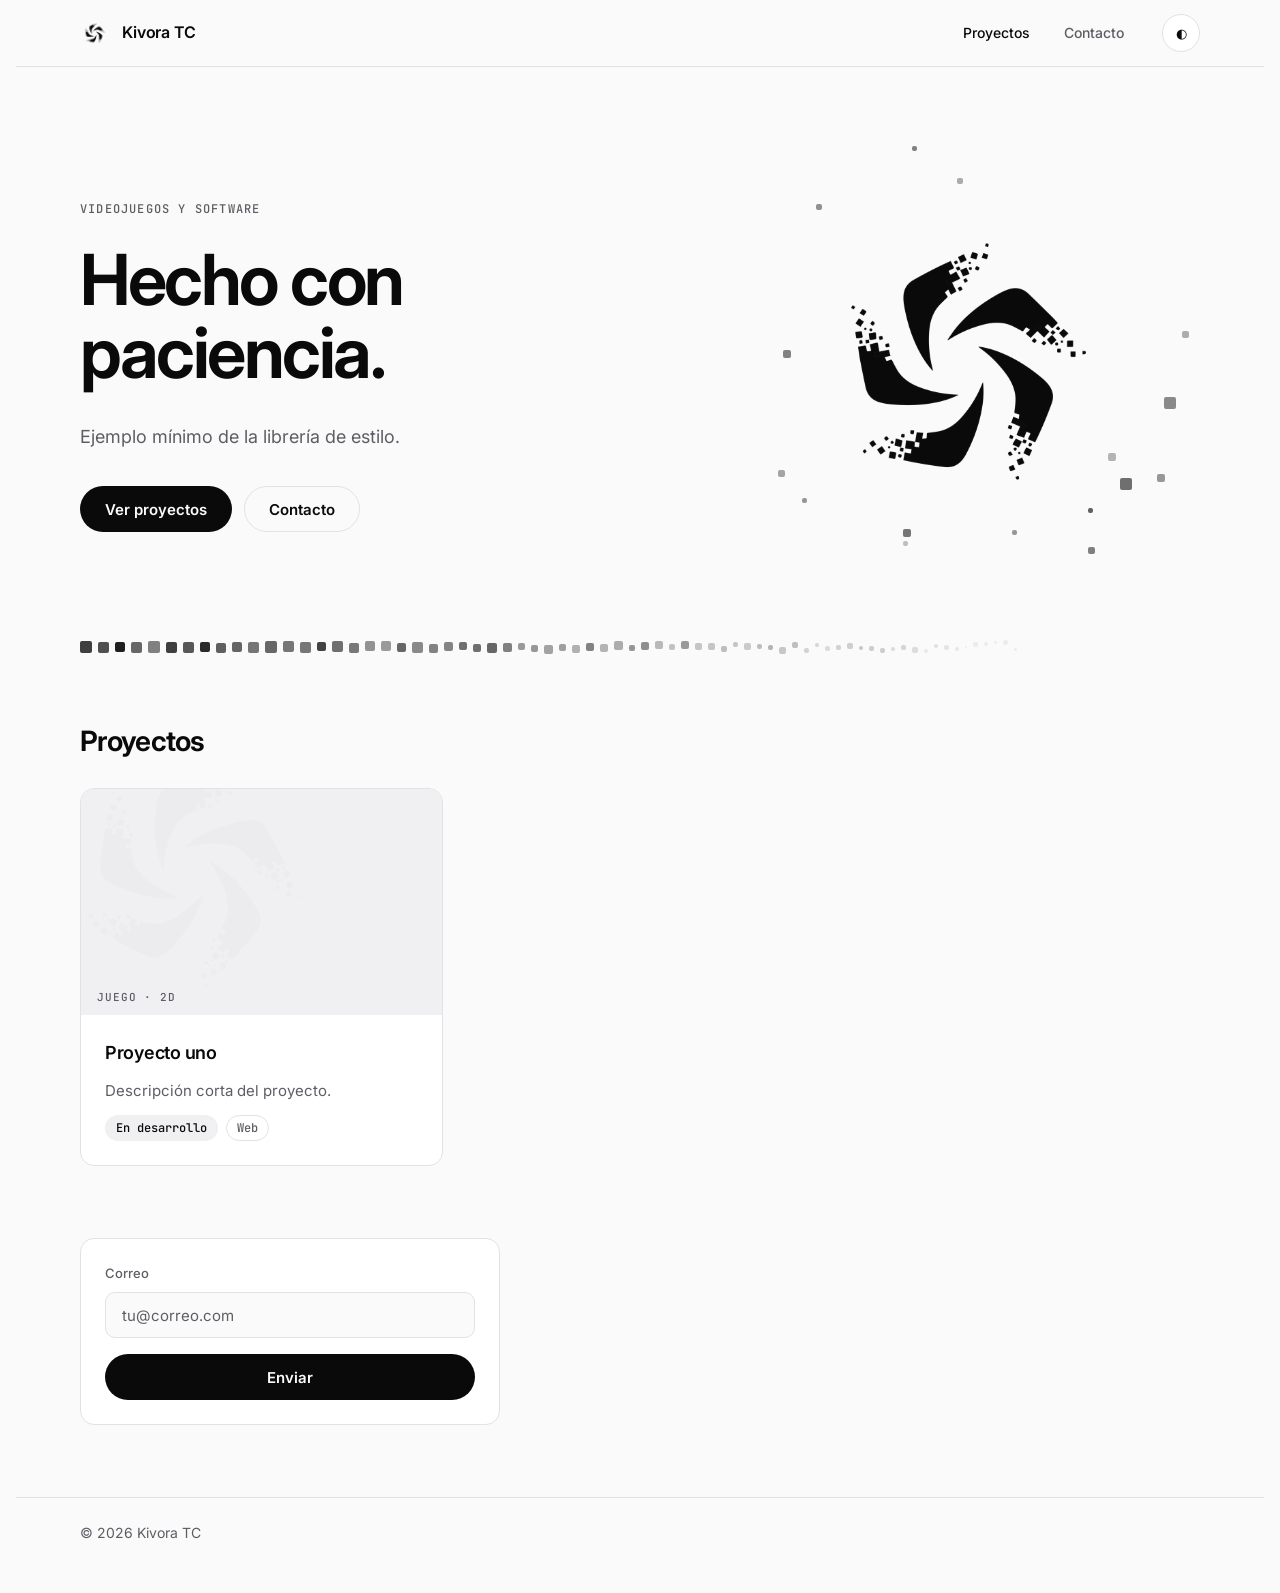
<file: example/index.html>
<!doctype html>
<html lang="es">
<head>
  <meta charset="utf-8">
  <meta name="viewport" content="width=device-width, initial-scale=1, viewport-fit=cover">
  <title>Kivora TC · ejemplo</title>
  <link rel="stylesheet" href="https://fonts.googleapis.com/css2?family=Inter:wght@400;500;600;700&family=JetBrains+Mono:wght@400;500&display=swap">
  <link rel="stylesheet" href="../kivora.css">
</head>
<body>
  <header class="k-header">
    <div class="k-wrap k-header__bar">
      <a class="k-brand" href="#"><span class="k-mark" role="img" aria-label="Logo"></span><span>Kivora TC</span></a>
      <nav class="k-nav"><a href="#proyectos" aria-current="page">Proyectos</a><a href="#contacto">Contacto</a></nav>
      <button class="k-icon-btn" data-k-theme-toggle aria-label="Cambiar tema">◐</button>
    </div>
  </header>

  <main class="k-wrap">
    <div class="k-hero">
      <div class="k-stack">
        <p class="k-eyebrow">Videojuegos y software</p>
        <h1 class="k-h1">Hecho con paciencia.</h1>
        <p class="k-lead">Ejemplo mínimo de la librería de estilo.</p>
        <div class="k-row k-row--full">
          <a class="k-btn k-btn--primary" href="#proyectos">Ver proyectos</a>
          <a class="k-btn k-btn--secondary" href="#contacto">Contacto</a>
        </div>
      </div>
      <div class="k-stage"><span class="k-mark k-spin" role="img" aria-label="Espiral"></span></div>
    </div>

    <div class="k-dissolve" aria-hidden="true"></div>

    <section class="k-section" id="proyectos">
      <div class="k-section__head"><h2 class="k-h2">Proyectos</h2></div>
      <div class="k-grid">
        <a class="k-card" href="#">
          <div class="k-card__thumb"><span class="k-mark" style="left:-12%;top:-34%;transform:rotate(18deg)"></span><span class="k-card__tag">Juego · 2D</span></div>
          <div class="k-card__body">
            <h3 class="k-h3">Proyecto uno</h3>
            <p>Descripción corta del proyecto.</p>
            <div class="k-chips"><span class="k-chip k-chip--solid">En desarrollo</span><span class="k-chip">Web</span></div>
          </div>
        </a>
      </div>
    </section>

    <section class="k-section" id="contacto">
      <div class="k-panel k-stack" style="max-width:420px">
        <div class="k-field"><label for="correo">Correo</label><input class="k-input" id="correo" placeholder="tu@correo.com"></div>
        <button class="k-btn k-btn--primary" type="button">Enviar</button>
      </div>
    </section>
  </main>

  <footer class="k-footer"><div class="k-wrap"><span>© 2026 Kivora TC</span></div></footer>

  <script type="module" src="../js/theme.js"></script>
  <script type="module" src="../js/dissolve.js"></script>
</body>
</html>
</file>
<file: kivora.css>
/* Kivora TC · punto de entrada
   Importa la librería completa. El orden importa: tokens primero. */

@import url("./css/tokens.css");
@import url("./css/base.css");
@import url("./css/layout.css");
@import url("./css/logo.css");
@import url("./css/button.css");
@import url("./css/card.css");
@import url("./css/chip.css");
@import url("./css/form.css");
@import url("./css/toggle.css");
@import url("./css/header.css");
@import url("./css/modal.css");
@import url("./css/toast.css");
@import url("./css/empty.css");
@import url("./css/motion.css");
</file>
